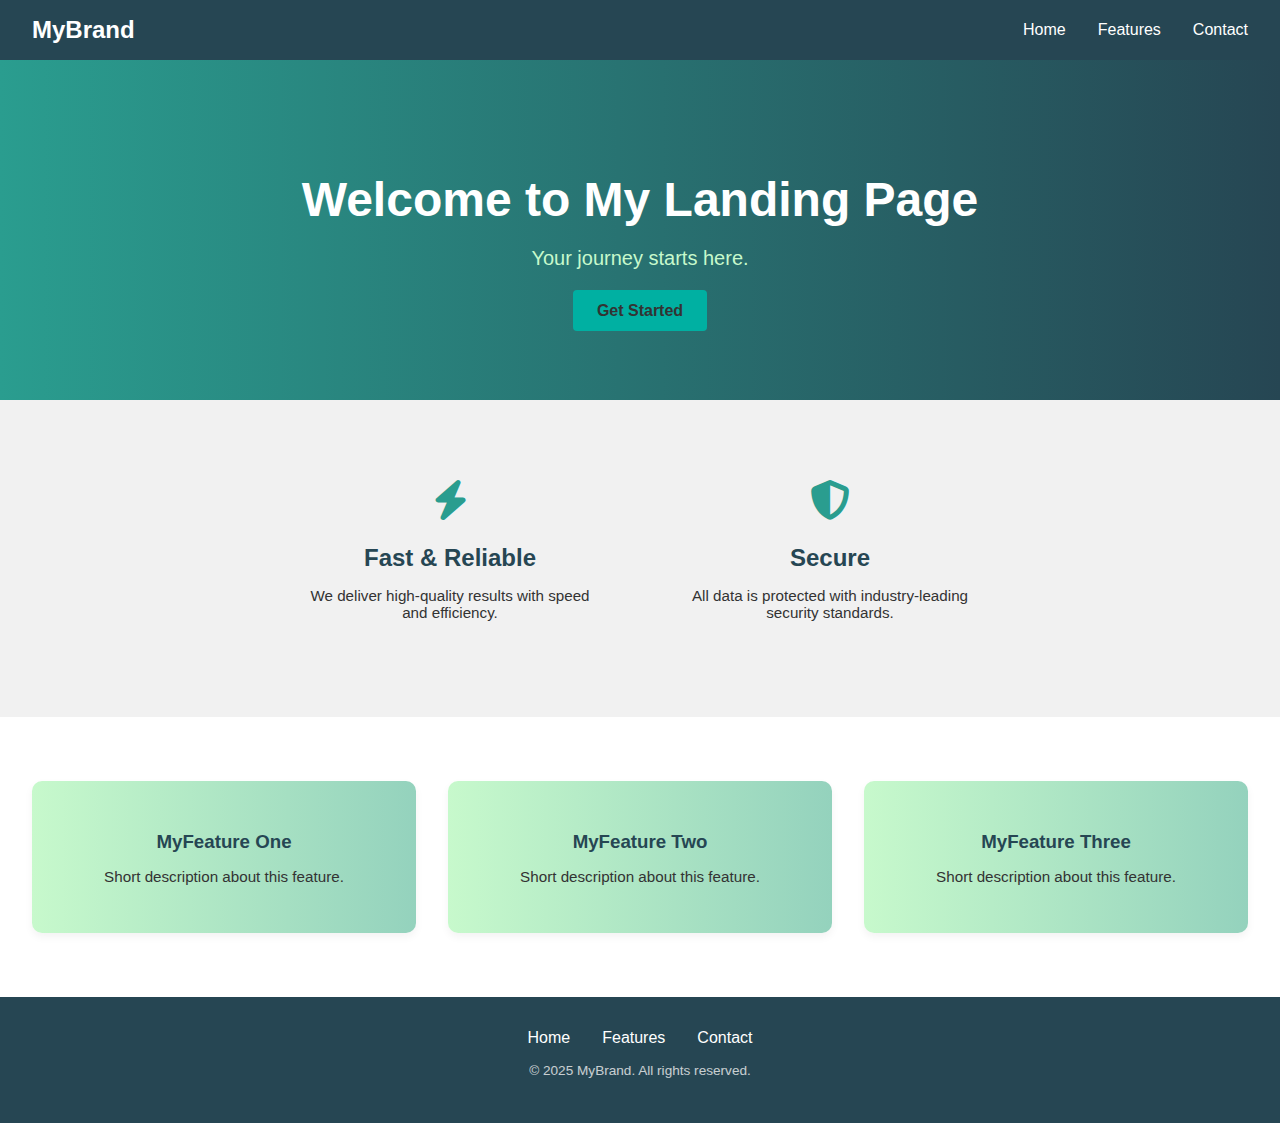
<file: landing-page/index.html>
<!DOCTYPE html>
<html lang="en">
  <head>
    <meta charset="UTF-8" />
    <meta name="viewport" content="width=device-width, initial-scale=1.0" />
    <title>Welcome Landing Page</title>
    <link rel="stylesheet" href="./styles.css" />
    <link
      rel="stylesheet"
      href="https://cdnjs.cloudflare.com/ajax/libs/font-awesome/6.4.0/css/all.min.css"
    />
  </head>
  <body>
    <nav class="navbar">
      <div class="logo">MyBrand</div>
      <ul class="nav-links">
        <li><a href="#">Home</a></li>
        <li><a href="#">Features</a></li>
        <li><a href="#">Contact</a></li>
      </ul>
    </nav>

    <section class="hero">
      <h1>Welcome to My Landing Page</h1>
      <p>Your journey starts here.</p>
      <a href="#" class="start-button">Get Started</a>
    </section>

    <section class="info-section">
      <div class="info">
        <i class="fa-solid fa-bolt"></i>
        <h2>Fast & Reliable</h2>
        <p>We deliver high-quality results with speed and efficiency.</p>
      </div>
      <div class="info">
        <i class="fa-solid fa-shield-halved"></i>
        <h2>Secure</h2>
        <p>All data is protected with industry-leading security standards.</p>
      </div>
    </section>

    <section class="features-grid">
      <div class="feature">
        <h3>MyFeature One</h3>
        <p>Short description about this feature.</p>
      </div>
      <div class="feature">
        <h3>MyFeature Two</h3>
        <p>Short description about this feature.</p>
      </div>
      <div class="feature">
        <h3>MyFeature Three</h3>
        <p>Short description about this feature.</p>
      </div>
    </section>

    <footer>
      <ul class="footer-links">
        <li><a href="#">Home</a></li>
        <li><a href="#">Features</a></li>
        <li><a href="#">Contact</a></li>
      </ul>
      <p>&copy; 2025 MyBrand. All rights reserved.</p>
    </footer>
  </body>
</html>
</file>
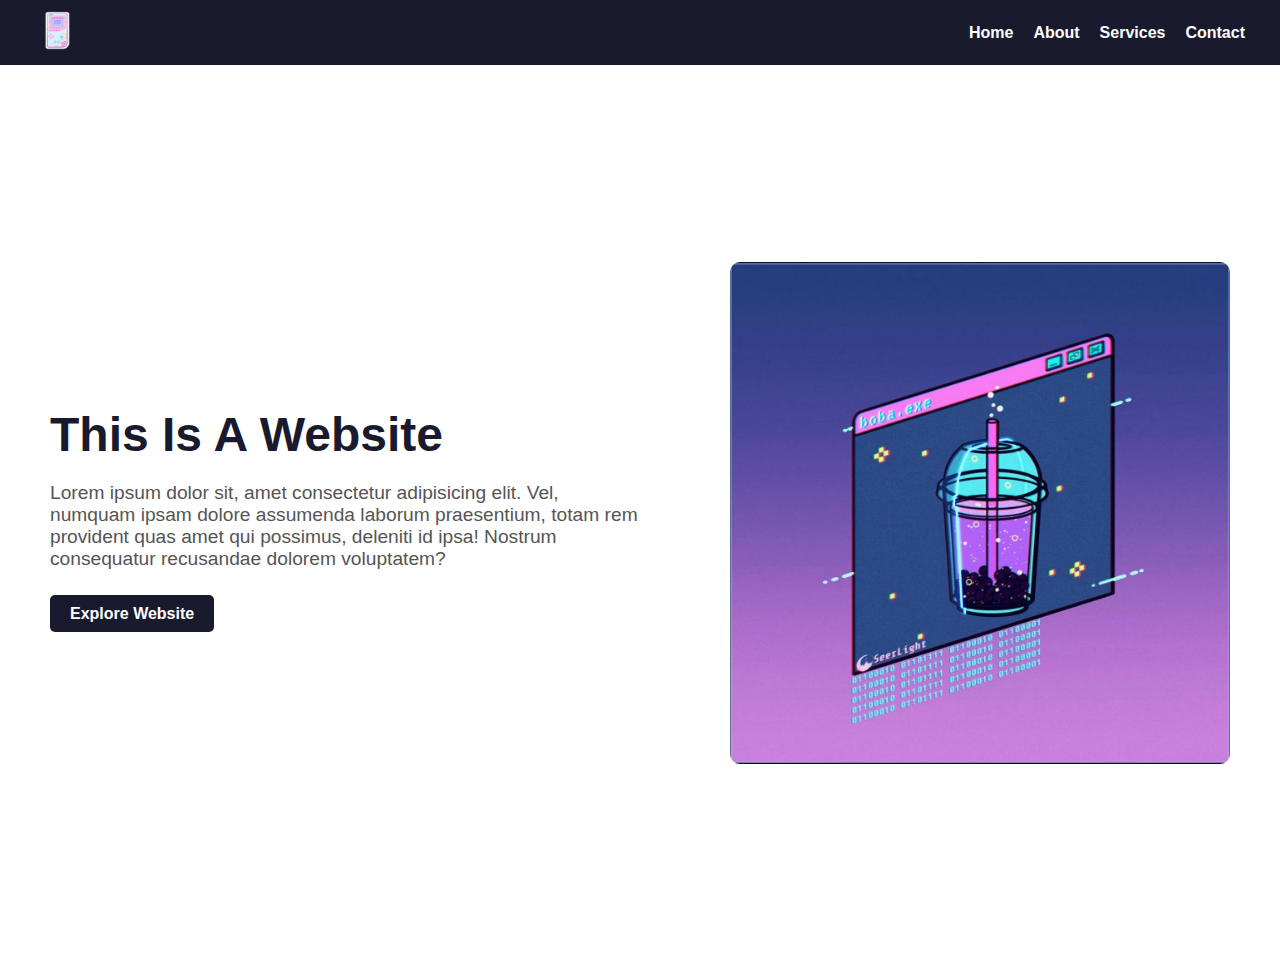
<file: navbar+hero/index.html>
<!DOCTYPE html>
<html lang="en">
  <head>
    <meta charset="UTF-8" />
    <meta name="viewport" content="width=device-width, initial-scale=1.0" />
    <title>Navbar & Hero Section</title>
    <link rel="stylesheet" href="./styles/styles.css" />
  </head>
  <body>
    <nav class="navbar">
      <div class="logo">
        <img src="./assets/gameboy-img.jpg" />
      </div>
      <ul class="nav-links">
        <li><a href="#home">Home</a></li>
        <li><a href="#about">About</a></li>
        <li><a href="#services">Services</a></li>
        <li><a href="#contact">Contact</a></li>
      </ul>
    </nav>

    <section class="hero">
      <div class="hero-content">
        <h1>This Is A Website</h1>
        <p>
          Lorem ipsum dolor sit, amet consectetur adipisicing elit. Vel, numquam
          ipsam dolore assumenda laborum praesentium, totam rem provident quas
          amet qui possimus, deleniti id ipsa! Nostrum consequatur recusandae
          dolorem voluptatem?
        </p>
        <div class="button-container">
          <a href="#services" class="hero-button">Explore Website</a>
        </div>
      </div>
      <div class="hero-image">
        <img src="./assets/hero-placeholder.jpeg" alt="Hero Image" />
      </div>
    </section>
  </body>
</html>
</file>
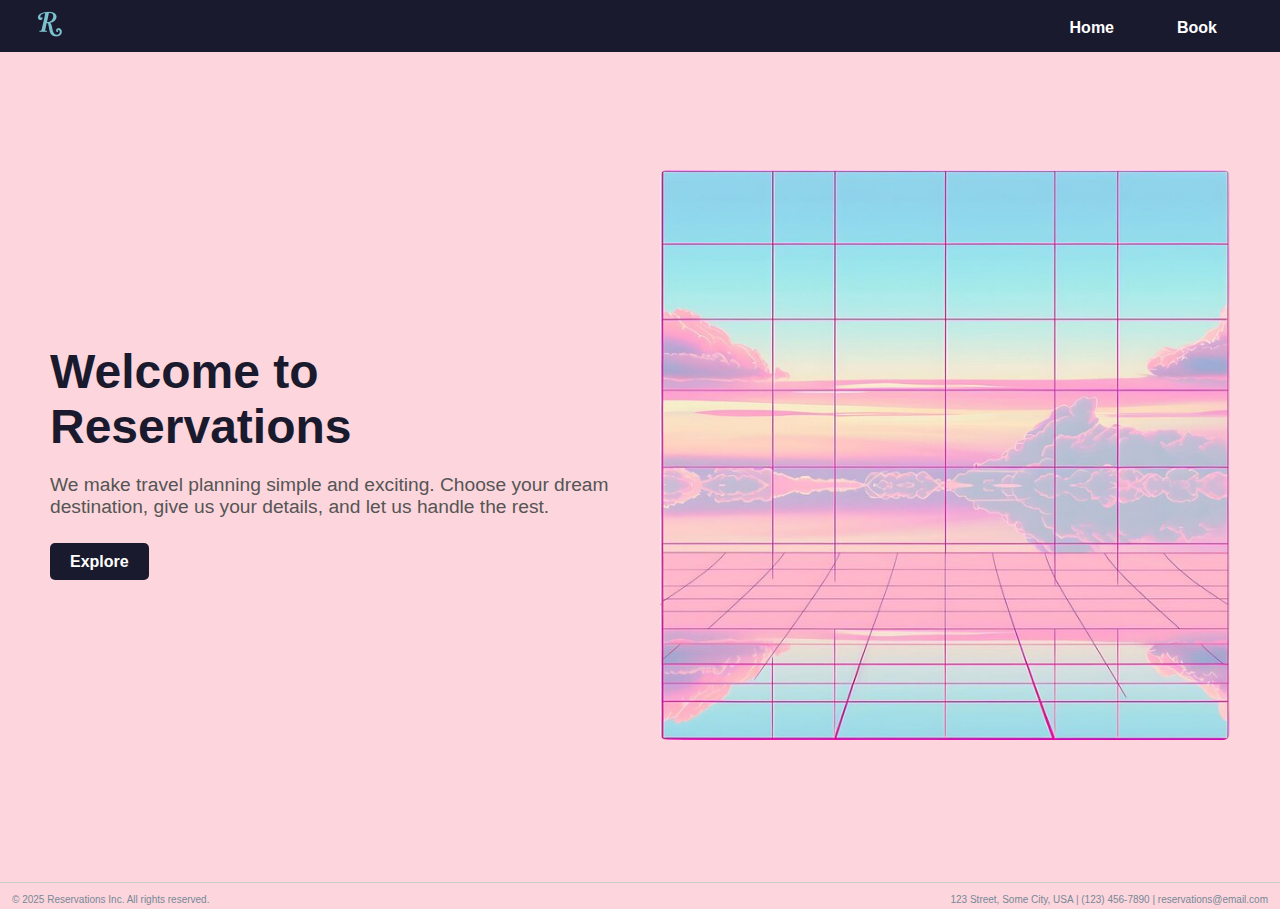
<file: reservation-webform/index.html>
<!DOCTYPE html>
<html lang="en">
  <head>
    <meta charset="UTF-8" />
    <meta name="viewport" content="width=device-width, initial-scale=1.0" />
    <title>Reservations</title>
    <link rel="stylesheet" href="./styles/style.css" />
  </head>
  <body>
    <nav class="navbar">
      <div class="logo">
        <a href="./index.html"><img src="./assets/logo.png" /></a>
      </div>
      <ul class="nav-links">
        <li><a href="./index.html" class="active">Home</a></li>
        <li><a href="./pages/reservation-form.html">Book</a></li>
      </ul>
    </nav>

    <section class="hero">
      <div class="hero-content">
        <h1>Welcome to Reservations</h1>
        <p>
          We make travel planning simple and exciting. Choose your dream
          destination, give us your details, and let us handle the rest.
        </p>
        <div class="button-container">
          <a href="./pages/reservation-form.html" class="hero-button"
            >Explore</a
          >
        </div>
      </div>
      <div class="hero-image">
        <img src="./assets/window.jpg" alt="Hero Image" />
      </div>
    </section>

    <footer>
      <div class="footer-left">
        © 2025 Reservations Inc. All rights reserved.
      </div>
      <div class="footer-contact">
        123 Street, Some City, USA | (123) 456-7890 | reservations@email.com
      </div>
    </footer>
  </body>
</html>
</file>
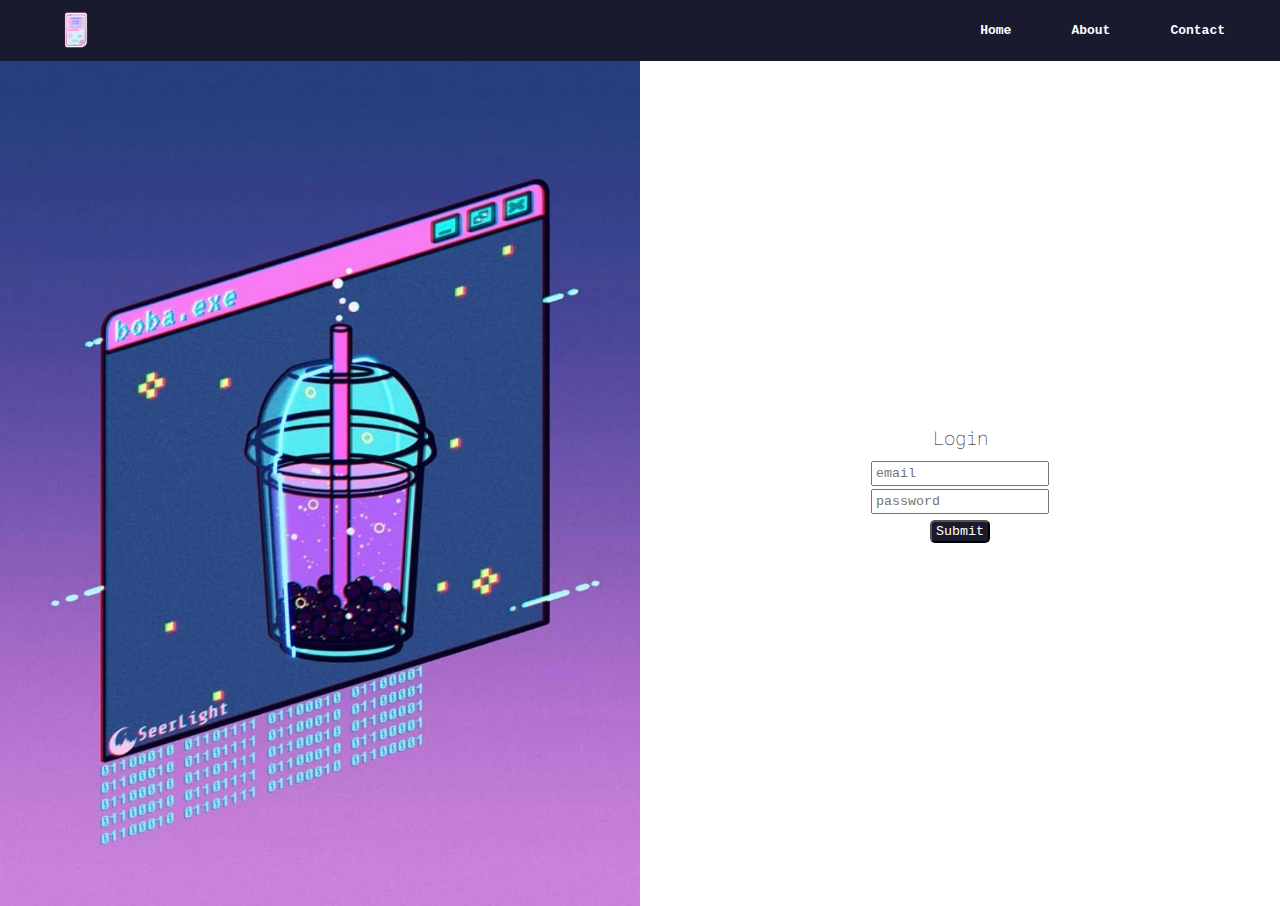
<file: website-replication-3/index.html>
<!DOCTYPE html>
<html lang="en">
  <head>
    <meta charset="UTF-8" />
    <meta name="viewport" content="width=device-width, initial-scale=1.0" />
    <title>Website Replication 3</title>
    <link rel="stylesheet" href="./styles/style.css" />
    <link
      rel="stylesheet"
      href="https://cdnjs.cloudflare.com/ajax/libs/font-awesome/6.3.0/css/all.min.css"
      integrity="sha512-SzlrxWUlpfuzQ+pcUCosxcglQRNAq/DZjVsC0lE40xsADsfeQoEypE+enwcOiGjk/bSuGGKHEyjSoQ1zVisanQ=="
      crossorigin="anonymous"
      referrerpolicy="no-referrer"
    />
    <link rel="preconnect" href="https://fonts.googleapis.com" />
    <link rel="preconnect" href="https://fonts.gstatic.com" crossorigin />
    <link
      href="https://fonts.googleapis.com/css2?family=Roboto+Mono:wght@100..700&display=swap"
      rel="stylesheet"
    />
  </head>
  <body>
    <nav class="navbar">
      <div class="logo">
        <a href="./index.html"><img src="./assets/gameboy-logo-cpy.jpg" /></a>
      </div>
      <ul class="nav-links">
        <li><a href="./index.html">Home</a></li>
        <li><a href="#about">About</a></li>
        <li><a href="#contact">Contact</a></li>
      </ul>
    </nav>
    <div class="container">
      <div class="hero"></div>
      <div class="form-section">
        <form action="https://httpbin.org/post" method="POST">
          <h3>Login</h3>
          <div>
            <i class="fa-solid fa-circle-user"></i>
            <input
              type="email"
              name="email"
              id="email"
              placeholder="email"
              required
            />
          </div>
          <div>
            <i class="fa-solid fa-key"></i>
            <input
              type="password"
              name="password"
              id="password"
              placeholder="password"
            />
          </div>
          <button type="submit">Submit</button>
        </form>
      </div>
    </div>
  </body>
</html>
</file>
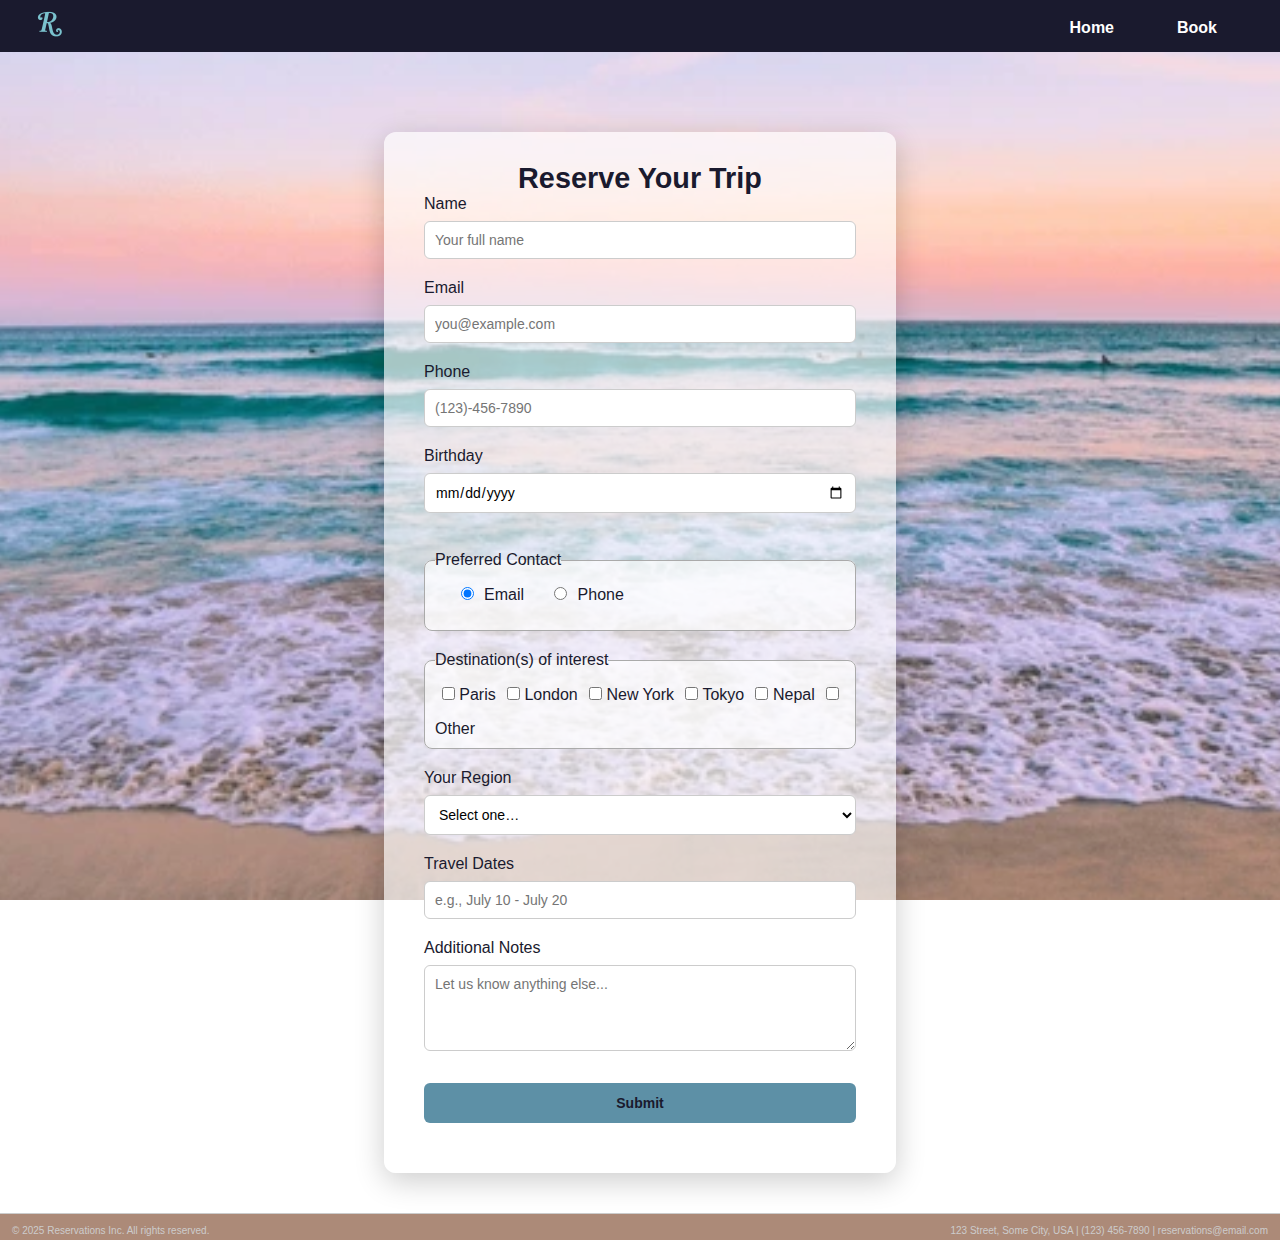
<file: reservation-webform/pages/reservation-form.html>
<!DOCTYPE html>
<html lang="en">
  <head>
    <meta charset="UTF-8" />
    <meta name="viewport" content="width=device-width, initial-scale=1.0" />
    <title>Make a Reservation</title>
    <link rel="stylesheet" href="../styles/style.css" />
    <link rel="stylesheet" href="../styles/form-style.css" />
  </head>
  <body>
    <nav class="navbar">
      <div class="logo">
        <a href="../index.html"><img src="../assets/logo.png" /></a>
      </div>
      <ul class="nav-links">
        <li><a href="../index.html" class="active">Home</a></li>
        <li><a href="./reservation-form.html">Book</a></li>
      </ul>
    </nav>

    <main>
      <form action="https://httpbin.org/post" method="post">
        <h5>Reserve Your Trip</h5>
        <div>
          <label for="name">Name</label>
          <input
            type="text"
            id="name"
            name="name"
            placeholder="Your full name"
            required
          />
        </div>
        <div>
          <label for="email">Email</label>
          <input
            id="email"
            name="email"
            type="email"
            placeholder="you@example.com"
            required
          />
        </div>
        <div>
          <label for="phone">Phone</label>
          <input
            id="phone"
            name="phone"
            type="tel"
            placeholder="(123)‑456‑7890"
          />
        </div>
        <div>
          <label for="bday">Birthday</label>
          <input id="bday" name="bday" type="date" /><br /><br />
        </div>

        <fieldset class="contact">
          <legend>Preferred Contact</legend>
          <input
            id="pref-contact"
            name="pref-contact"
            type="radio"
            value="Email"
            checked
          />
          <label for="pref-email">Email</label>
          <input
            id="pref-phone"
            name="pref-contact"
            type="radio"
            value="Phone"
          />
          <label for="pref-phone">Phone</label>
        </fieldset>

        <fieldset class="destinations">
          <legend>Destination(s) of interest</legend>
          <input id="paris" name="destination" type="checkbox" value="paris" />
          <label for="paris">Paris</label>
          <input
            id="london"
            name="destination"
            type="checkbox"
            value="london"
          />
          <label for="london">London</label>
          <input
            id="newyork"
            name="destination"
            type="checkbox"
            value="newyork"
          />
          <label for="newyork">New York</label>
          <input id="tokyo" name="destination" type="checkbox" value="tokyo" />
          <label for="tokyo">Tokyo</label>
          <input id="nepal" name="destination" type="checkbox" value="nepal" />
          <label for="nepal">Nepal</label>
          <input id="other" name="destination" type="checkbox" value="other" />
          <label for="other">Other</label>
        </fieldset>
        <div>
          <label for="region">Your Region</label>
          <select id="region" name="region">
            <option value="" selected disabled>Select one…</option>
            <option value="NA">North America</option>
            <option value="EU">Europe</option>
            <option value="ME">Middle East</option>
            <option value="AP">Asia‑Pacific</option>
            <option value="AF">Africa</option>
            <option value="LA">Latin America</option>
          </select>
        </div>

        <label for="dates">Travel Dates</label>
        <input
          type="text"
          id="dates"
          name="dates"
          placeholder="e.g., July 10 - July 20"
          required
        />
        <div>
          <label for="notes">Additional Notes</label>
          <textarea
            id="notes"
            name="notes"
            rows="4"
            placeholder="Let us know anything else..."
          ></textarea>
        </div>
        <input type="submit" value="Submit" />
      </form>
    </main>

    <footer>
      <div class="footer-left">
        © 2025 Reservations Inc. All rights reserved.
      </div>
      <div class="footer-contact">
        123 Street, Some City, USA | (123) 456-7890 | reservations@email.com
      </div>
    </footer>
  </body>
</html>
</file>
<file: landing-page/styles.css>
body {
  margin: 0;
  font-family: "Segoe UI", sans-serif;
  color: #333;
  background-color: #fff;
}

.navbar {
  background-color: #264653;
  color: white;
  display: flex;
  justify-content: space-between;
  align-items: center;
  padding: 1rem 2rem;
  box-shadow: 0 2px 6px rgba(0, 0, 0, 0.1);
}
.navbar .logo {
  font-size: 1.5rem;
  font-weight: bold;
}
.navbar .nav-links {
  list-style: none;
  display: flex;
  gap: 2rem;
  padding: 0;
  margin: 0;
}
.navbar .nav-links li a {
  color: white;
  text-decoration: none;
  font-weight: 500;
  transition: color 0.3s ease;
}
.navbar .nav-links li a:hover {
  color: #c7f9cc;
}

.hero {
  background: linear-gradient(to right, #2a9d8f, #264653);
  color: white;
  text-align: center;
  padding: 5rem 2rem;
}
.hero h1 {
  font-size: 3rem;
  margin-bottom: 1rem;
}
.hero p {
  font-size: 1.25rem;
  margin-bottom: 2rem;
  color: #c7f9cc;
}
.hero .start-button {
  background-color: #00b0a2;
  color: #333;
  padding: 0.75rem 1.5rem;
  font-size: 1rem;
  border: none;
  border-radius: 4px;
  text-decoration: none;
  font-weight: bold;
  cursor: pointer;
  transition: background-color 0.3s ease;
}
.hero .start-button:hover {
  background-color: #00e3d1;
}

.info-section {
  background-color: #f1f1f1;
  display: flex;
  justify-content: center;
  gap: 3rem;
  padding: 4rem 2rem;
  text-align: center;
}
.info-section .info {
  max-width: 300px;
  padding: 1rem;
}
.info-section .info i {
  font-size: 2.5rem;
  margin-bottom: 1rem;
  color: #2a9d8f;
}
.info-section .info h2 {
  margin: 0.5rem 0;
  color: #264653;
}
.info-section .info p {
  font-size: 0.95rem;
}

.features-grid {
  display: grid;
  grid-template-columns: repeat(auto-fit, minmax(240px, 1fr));
  gap: 2rem;
  padding: 4rem 2rem;
  background-color: white;
}
.features-grid .feature {
  background: linear-gradient(to right, #c7f9cc, #94d2bd);
  padding: 2rem;
  border-radius: 10px;
  box-shadow: 0 4px 8px rgba(0, 0, 0, 0.05);
  text-align: center;
}
.features-grid .feature h3 {
  color: #264653;
  margin-bottom: 0.5rem;
}
.features-grid .feature p {
  font-size: 0.95rem;
}

footer {
  background-color: #264653;
  color: white;
  padding: 2rem;
  text-align: center;
}
footer .footer-links {
  list-style: none;
  display: flex;
  justify-content: center;
  gap: 2rem;
  padding: 0;
  margin: 0 0 1rem 0;
}
footer .footer-links li a {
  color: white;
  text-decoration: none;
  font-weight: 500;
}
footer .footer-links li a:hover {
  color: #c7f9cc;
}
footer p {
  font-size: 0.85rem;
  opacity: 0.8;
  color: #f1f1f1;
}/*# sourceMappingURL=styles.css.map */
</file>
<file: navbar+hero/styles/styles.css>
* {
  margin: 0;
  padding: 0;
  box-sizing: border-box;
  font-family: Arial, Helvetica, sans-serif;
}

body {
  color: #333;
}

.navbar {
  background-color: #1a1a2e;
  display: flex;
  justify-content: space-between;
  align-items: center;
  padding: 8px 35px;
}

.logo img {
  height: 45px;
}

.nav-links {
  list-style: none;
  display: flex;
  gap: 20px;
}

li a {
  color: white;
  text-decoration: none;
  font-weight: bold;
}

li a:hover {
  color: #c87fdc;
}

.button-container {
  margin-top: 35px;
}

.hero {
  display: flex;
  justify-content: space-between;
  align-items: center;
  padding: 50px 50px;
  background-color: #ffffff;
  min-height: 100vh;
}

.hero-content {
  max-width: 50%;
}

h1 {
  font-size: 3rem;
  color: #1a1a2e;
  margin-bottom: 20px;
}

p {
  font-size: 1.2rem;
  color: #555;
  margin-bottom: 20px;
}

.hero-button {
  padding: 10px 20px;
  background-color: #1a1a2e;
  color: white;
  text-decoration: none;
  border-radius: 5px;
  font-weight: bold;
}

.hero-button:hover {
  background-color: #c87fdc;
  color: #1a1a2e;
}

.hero-image img {
  width: 100%;
  max-width: 500px;
  border-radius: 10px;
}
</file>
<file: reservation-webform/styles/style.css>
* {
  margin: 0;
  padding: 0;
  box-sizing: border-box;
  font-family: "Lucida Sans", "Lucida Sans Regular", "Lucida Grande",
    "Lucida Sans Unicode", Geneva, Verdana, sans-serif;
}

body {
  color: #333;
  background-color: rgb(252, 214, 220);
  height: 100vh;
}

.navbar {
  position: sticky;
  top: 0;
  z-index: 1;
  background-color: #1a1a2e;
  display: flex;
  justify-content: space-between;
  align-items: center;
  padding: 0 7vh 0 3vh;
  padding-top: 3px;
}

.logo img {
  height: 45px;
}

.logo img:hover {
  height: 47px;
}

.nav-links {
  list-style: none;
  display: flex;
  gap: 7vh;
}

li a {
  color: white;
  text-decoration: none;
  font-weight: bold;
}

li a:hover {
  color: #a2e9ea;
}

.button-container {
  margin-top: 35px;
}

.hero {
  display: flex;
  justify-content: space-between;
  align-items: center;
  padding: 30px 50px 50px 50px;

  min-height: calc(100vh - 70px);
  gap: 40px;
}

.hero-content {
  flex: 1;
  max-width: 50%;
}

.hero-image {
  flex: 1;
  max-width: 50%;
}

h1 {
  font-size: 3rem;
  color: #1a1a2e;
  margin-bottom: 20px;
}

p {
  font-size: 1.2rem;
  color: #555;
  margin-bottom: 20px;
}

.hero-button {
  padding: 10px 20px;
  background-color: #1a1a2e;
  color: white;
  text-decoration: none;
  border-radius: 5px;
  font-weight: bold;
}

.hero-button:hover {
  background-color: #a2e9ea;
  color: #1a1a2e;
  border: 1.5px solid #ea77cb;
}

.hero-image img {
  width: 100%;
  height: auto;
  border-radius: 7px;
  object-fit: cover;
}

footer {
  display: flex;
  justify-content: space-between;
  align-items: center;
  background-color: rgb(252, 214, 220);
  border-top: 1px solid #ccc;
  font-size: 10px;
  padding: 4px 12px;
  color: lightslategray;
}

.footer-left,
.footer-center,
.footer-right {
  flex: 1;
  text-align: center;
  padding-top: 7px;
}

.footer-left {
  text-align: left;
}

.footer-contact {
  text-align: right;
  padding-top: 7px;
}

@media screen and (max-width: 768px) {
  .hero {
    flex-direction: column;
    padding: 30px 20px;
  }

  .hero-content,
  .hero-image {
    max-width: 100%;
    text-align: center;
  }

  .hero-image {
    margin-top: 30px;
  }

  h1 {
    font-size: 2.2rem;
  }

  p {
    font-size: 1rem;
  }
}
</file>
<file: website-replication-3/styles/style.css>
* {
  margin: 0;
  padding: 0;
  box-sizing: border-box;
  font-family: monospace;
}

html,
body {
  height: 100%;
}

.container {
  display: flex;
  height: 94vh; /* Full height of the screen */
}

.navbar {
  background-color: #1a1a2e;
  display: flex;
  justify-content: space-between;
  align-items: center;
  padding: 6px 55px;
}

.logo img {
  height: 45px;
  padding-top: 3px;
}

.nav-links {
  list-style: none;
  display: flex;
  gap: 60px;
}

li a {
  color: white;
  text-decoration: none;
  font-weight: bold;
}

li a:hover {
  color: #c87fdc;
}

.hero {
  flex: 1; /* or width: 50% */
  background: url("../assets/hero-placeholder-cpy.jpeg") center/cover no-repeat;
}

.form-section {
  flex: 1; /* or width: 50% */
  display: flex;
  justify-content: center;
  align-items: center;
  background-color: white;
}

h3 {
  text-align: center;
  font-weight: lighter;
  padding-bottom: 6%;
  font-family: "Roboto Mono", monospace;
}

input {
  margin-bottom: 2%;
  padding: 3px;
}

button {
  padding: 2px 4px;
  margin-top: 1%;
  background-color: #1a1a2e;
  color: white;
  text-decoration: none;
  border-radius: 5px;
  align-self: center;
  font-weight: lighter;
}

button:hover {
  background-color: #c87fdc;
  color: #1a1a2e;
  border-color: #c87fdc;
  text-decoration: none;
  font-weight: bold;
}

form {
  display: flex;
  flex-direction: column;
  align-items: center; /* This centers all form children horizontally */
}
</file>
<file: reservation-webform/styles/form-style.css>
html,
body {
  height: 100vh;
  margin: 0;
  padding: 0;
}

body {
  background: url("../assets/background.webp") no-repeat center center fixed;
  background-size: cover;
  display: flex;
  flex-direction: column;
  color: #333;
}

form {
  background-color: rgba(255, 255, 255, 0.65);
  width: 40%;
  margin: 80px auto 40px;
  padding: 30px 40px;
  border-radius: 12px;
  box-shadow: 0 8px 30px rgba(0, 0, 0, 0.2);
  color: #1a1a2e;
}

form h5 {
  margin-top: 0;
  font-size: 1.8rem;
  text-align: center;
}

form input,
form select,
form textarea {
  width: 100%;
  padding: 10px;
  margin: 8px 0 20px;
  border: 1px solid #ccc;
  border-radius: 6px;
  font-size: 14px;
  background-color: white;
}

form input[type="radio"],
form input[type="checkbox"] {
  width: auto;
  margin-right: 6px;
}

form fieldset {
  border: 1px solid #aaa;
  display: inline-block;
  padding: 10px;
  margin-bottom: 20px;
  border-radius: 8px;
  background-color: rgba(255, 255, 255, 0.7);
  width: 100%;
}

.contact input[type="radio"] {
  margin-left: 2vw;
}

.destinations input[type="checkbox"] {
  margin-right: 0px;
  padding-right: 0px;
  margin-left: 0.53vw;
}

form input[type="submit"] {
  background-color: #5d90a6;
  color: #1a1a2e;
  border: none;
  font-weight: bold;
  padding: 12px 20px;
  border-radius: 6px;
  cursor: pointer;
}

form input[type="submit"]:hover {
  background-color: #1a1a2e;
  color: white;
  border: 2px solid #5d90a6;
  font-weight: bold;
}

footer {
  width: 100%;
  display: flex;
  justify-content: space-between;
  background-color: #ac8a78;
  border-top: 1px solid #ccc;
  font-size: 10px;
  padding: 4px 12px;
  color: #ccc;
  font-family: monospace;
}

@media screen and (max-width: 768px) {
  form {
    width: 90%;
    max-width: none;
    padding: 20px;
  }
}
</file>
